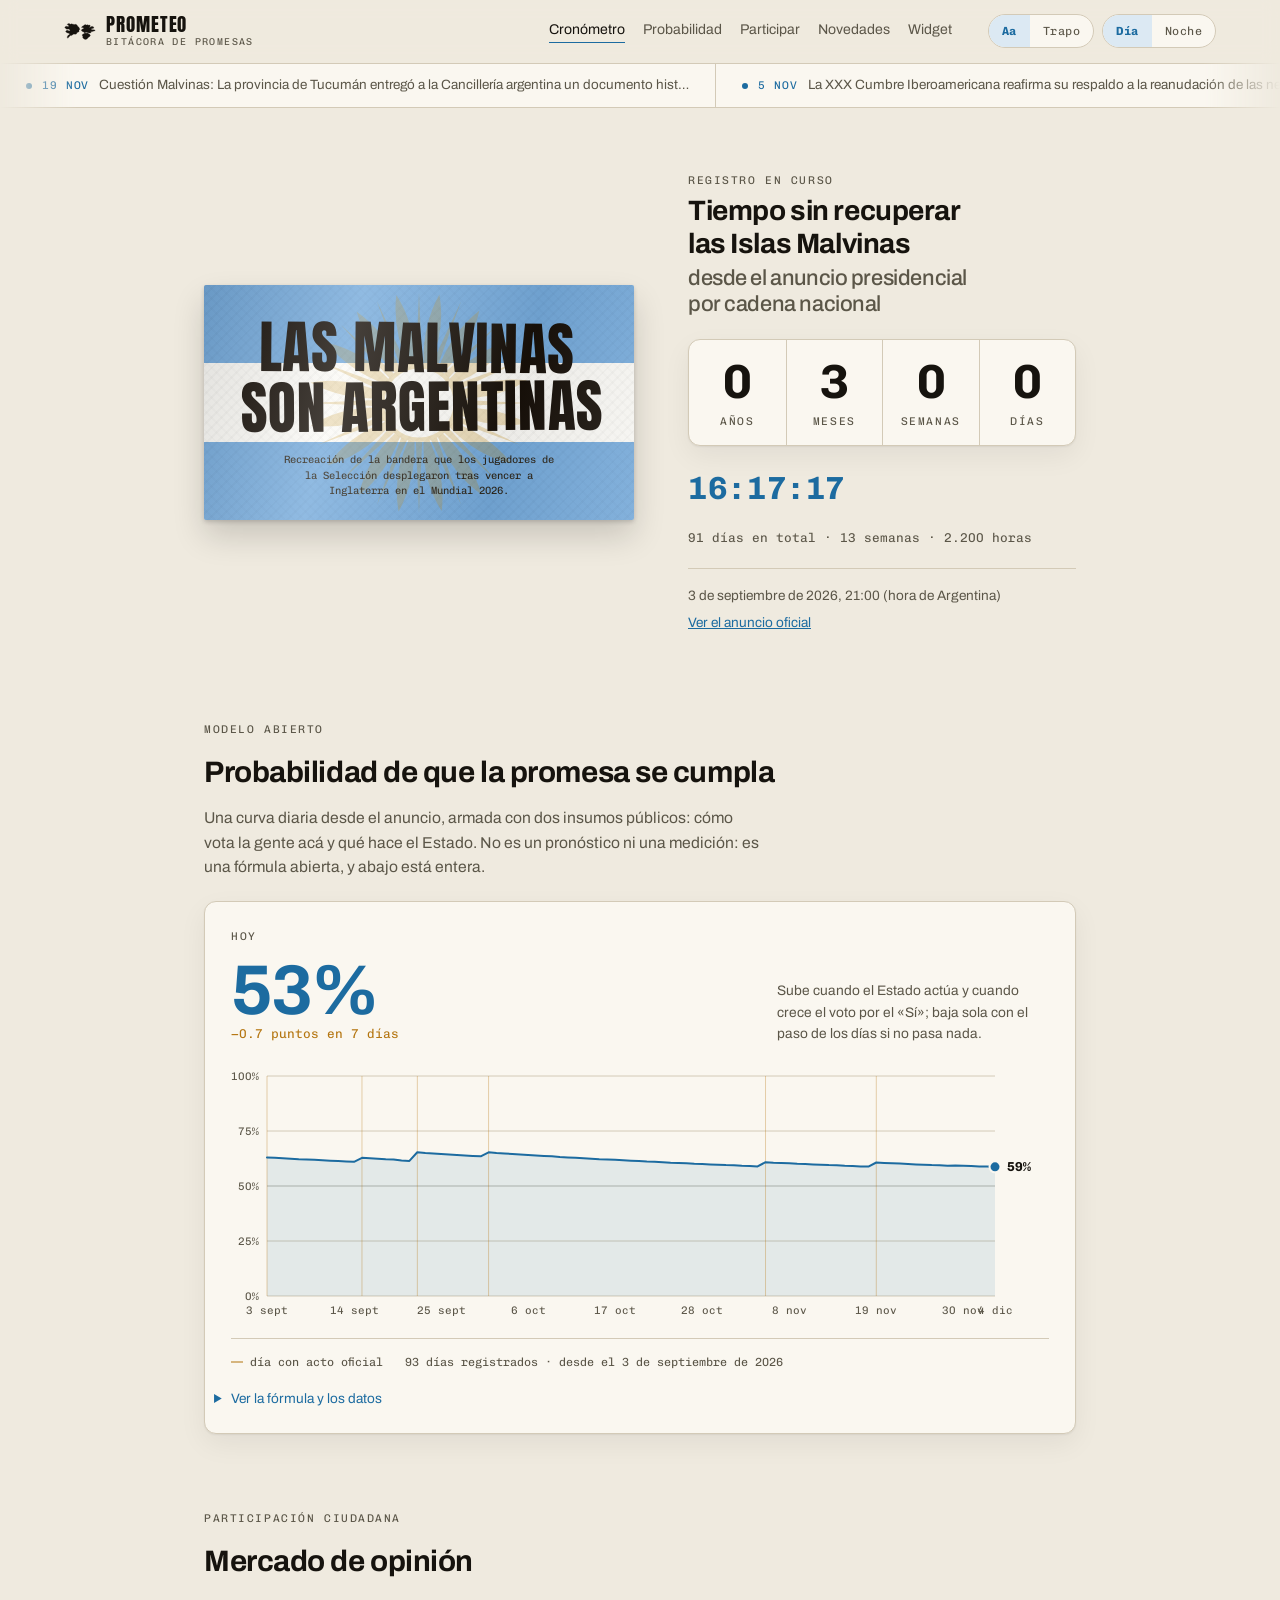
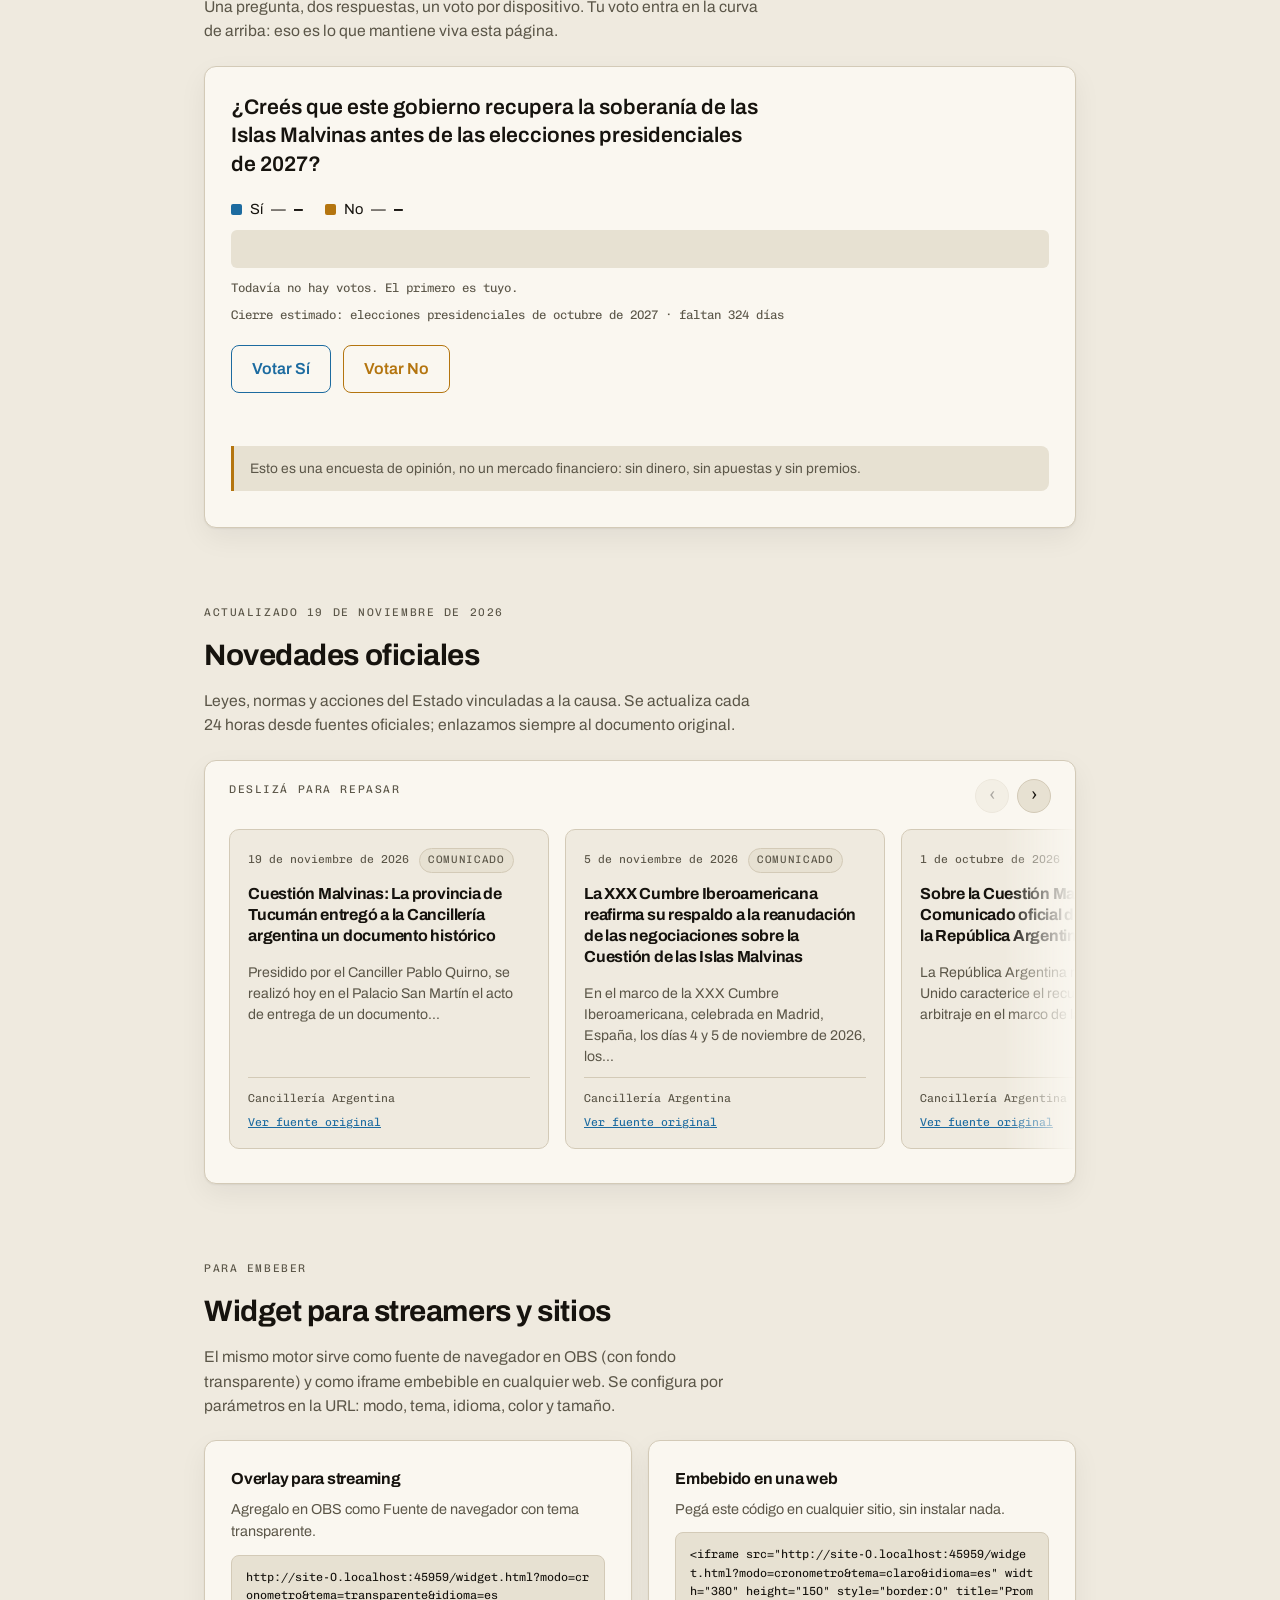
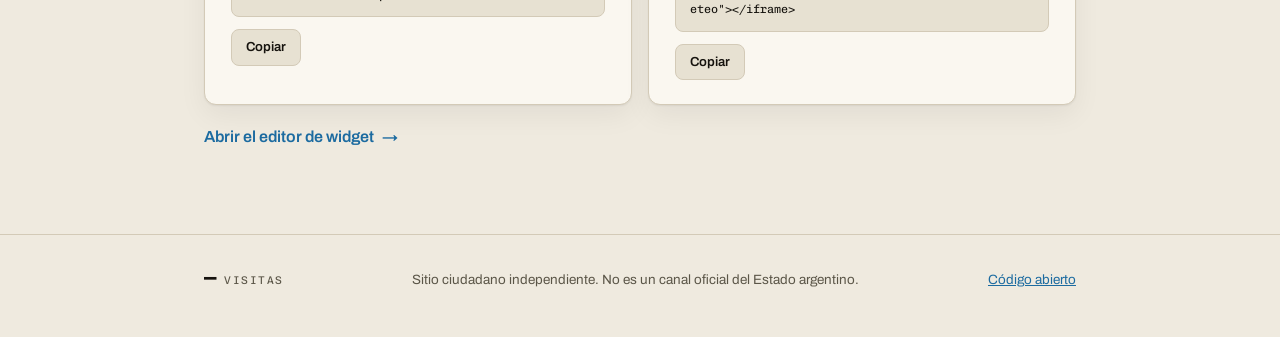
<file: index.html>
<!DOCTYPE html>
<html lang="es">
<head>
<meta charset="utf-8">
<meta name="viewport" content="width=device-width, initial-scale=1">
<title>Prometeo · Bitácora de promesas</title>
<meta name="description" content="Prometeo cuenta el tiempo desde el anuncio presidencial sobre las Islas Malvinas, reúne las novedades oficiales y sigue día a día la probabilidad de que la promesa se cumpla.">
<meta name="color-scheme" content="light dark">
<link rel="icon" href="assets/favicon.svg" type="image/svg+xml">
<link rel="preconnect" href="https://fonts.googleapis.com">
<link rel="preconnect" href="https://fonts.gstatic.com" crossorigin>
<link rel="stylesheet" href="https://fonts.googleapis.com/css2?family=Anton&family=Archivo:wght@400;500;600;700&family=Chivo+Mono:wght@400;500;700&display=swap">
<link rel="stylesheet" href="assets/css/base.css">
<link rel="stylesheet" href="assets/css/site.css">
<script>
/* Tema, tipografía y marca de JS antes del primer pintado: si esto esperara a
   los scripts del final, la página parpadearía en claro y luego saltaría. */
(function (d) {
  d.documentElement.classList.add("js");
  try {
    var t = localStorage.getItem("bm:tema");
    if (t) d.documentElement.dataset.theme = t;
    var f = localStorage.getItem("bm:tipografia");
    d.documentElement.dataset.tipografia = f === "bandera" ? "bandera" : "original";
  } catch (e) { /* modo privado */ }
})(document);
</script>
</head>
<body>

<div class="barra-progreso" id="progreso" aria-hidden="true"></div>

<a class="saltar" href="#contenido" data-i18n="saltar">Ir al contenido</a>

<header class="topbar" id="topbar">
  <a class="marca" href="./">
    <span class="marca-logo" aria-hidden="true"></span>
    <span class="marca-texto">
      <span class="marca-nombre" data-i18n="marca.nombre">Prometeo</span>
      <span class="marca-bajada" data-i18n="marca.bajada">Bitácora de promesas</span>
    </span>
  </a>

  <nav data-i18n-attr="aria-label:nav.etiqueta" aria-label="Secciones del sitio">
    <a href="#cronometro" data-i18n="nav.cronometro">Cronómetro</a>
    <a href="#probabilidad" data-i18n="nav.probabilidad">Probabilidad</a>
    <a href="#mercado" data-i18n="nav.mercado">Participar</a>
    <a href="#novedades" data-i18n="nav.novedades">Novedades</a>
    <a href="#widget" data-i18n="nav.widget">Widget</a>
  </nav>

  <div class="controles">
    <div class="pastilla" role="group" data-i18n-attr="aria-label:control.tipografia" aria-label="Cambiar la tipografía de la página">
      <button type="button" data-tipografia="original" aria-pressed="true" data-i18n="control.tipoOriginal">Aa</button>
      <button type="button" data-tipografia="bandera" aria-pressed="false" data-i18n="control.tipoBandera">Trapo</button>
    </div>
    <div class="pastilla" role="group" data-i18n-attr="aria-label:control.tema" aria-label="Cambiar entre modo día y noche">
      <button type="button" data-tema="claro" aria-pressed="true" data-i18n="control.dia">Día</button>
      <button type="button" data-tema="oscuro" aria-pressed="false" data-i18n="control.noche">Noche</button>
    </div>
  </div>
</header>

<div class="cinta" id="cinta" hidden>
  <div class="cinta-pista" id="cinta-pista"></div>
</div>

<main id="contenido" class="envoltorio">

  <section class="hero" id="cronometro">
    <figure class="bandera" data-revelar>
      <span class="trazo" data-i18n="banner.linea1">Las Malvinas</span>
      <span class="trazo" data-i18n="banner.linea2">son argentinas</span>
      <figcaption class="pie-tela" data-i18n="banner.pie">Recreación de la bandera que los jugadores de la Selección desplegaron tras vencer a Inglaterra en el Mundial 2026.</figcaption>
    </figure>

    <div data-revelar>
      <p class="etiqueta hero-kicker" data-i18n="hero.eyebrow">Registro en curso</p>
      <h1>
        <span data-i18n="hero.kicker">Tiempo sin recuperar las Islas Malvinas</span>
        <span class="desde" data-i18n="hero.desde">desde el anuncio presidencial por cadena nacional</span>
      </h1>

      <div class="tiles">
        <div class="tile"><span class="cifra" id="u-anios">0</span><span class="etiqueta" id="l-anios">años</span></div>
        <div class="tile"><span class="cifra" id="u-meses">0</span><span class="etiqueta" id="l-meses">meses</span></div>
        <div class="tile"><span class="cifra" id="u-semanas">0</span><span class="etiqueta" id="l-semanas">semanas</span></div>
        <div class="tile"><span class="cifra" id="u-dias">0</span><span class="etiqueta" id="l-dias">días</span></div>
      </div>

      <div class="reloj-fila">
        <span id="reloj" data-i18n-attr="aria-label:hero.relojEtiqueta" aria-label="Horas, minutos y segundos transcurridos">00:00:00</span>
        <span id="resumen-tiempo"></span>
      </div>

      <div class="ancla-nota">
        <span data-i18n="hero.ancla">3 de septiembre de 2026, 21:00 (hora de Argentina)</span>
        <a href="https://www.argentina.gob.ar/noticias/cadena-nacional-del-presidente-javier-milei-sobre-la-causa-malvinas" target="_blank" rel="noopener noreferrer" data-i18n="hero.fuente">Ver el anuncio oficial</a>
      </div>
    </div>
  </section>

  <section class="seccion" id="probabilidad" data-revelar>
    <div class="seccion-cabecera">
      <p class="etiqueta" data-i18n="prob.eyebrow">Modelo abierto</p>
      <h2 data-i18n="prob.titulo">Probabilidad de que la promesa se cumpla</h2>
      <p class="seccion-bajada" data-i18n="prob.bajada">Una curva diaria desde el anuncio, armada con dos insumos públicos: cómo vota la gente acá y qué hace el Estado. No es un pronóstico ni una medición: es una fórmula abierta, y abajo está entera.</p>
    </div>

    <div class="tarjeta">
      <div class="prob-cabecera">
        <div>
          <p class="etiqueta" data-i18n="prob.hoy">Hoy</p>
          <span class="prob-cifra" id="prob-actual">—</span>
          <p class="prob-delta" id="prob-delta"></p>
        </div>
        <p class="prob-nota" data-i18n="prob.nota">Sube cuando el Estado actúa y cuando crece el voto por el «Sí»; baja sola con el paso de los días si no pasa nada.</p>
      </div>

      <div class="g-caja" id="curva"></div>

      <div class="prob-pie">
        <span class="clave"><i class="raya-hito" aria-hidden="true"></i><span data-i18n="prob.hito">día con acto oficial</span></span>
        <span id="prob-rango"></span>
      </div>

      <details class="desplegable">
        <summary data-i18n="prob.verDatos">Ver la fórmula y los datos</summary>

        <div class="formula">
          <p data-i18n="prob.formulaIntro">El número no se mide: se calcula. Estos son todos sus ingredientes, y los parámetros se editan en <code>data/config.js</code>.</p>
          <code id="prob-formula"></code>
          <p data-i18n="prob.formulaPie">Cada novedad oficial empuja según su tipo —una ley pesa más que un comunicado— y se apaga a la mitad cada 45 días. El voto recién manda sobre el resultado cuando hay suficientes votos como para no ser ruido.</p>
        </div>

        <div class="tabla-envoltorio">
          <table class="tabla-datos" id="tabla-prob">
            <caption class="saltar" data-i18n="prob.tablaTitulo">Serie diaria de probabilidad</caption>
            <thead>
              <tr>
                <th scope="col" data-i18n="prob.colFecha">Fecha</th>
                <th scope="col" data-i18n="prob.colProb">Probabilidad</th>
                <th scope="col" data-i18n="prob.colBase">Voto</th>
                <th scope="col" data-i18n="prob.colImpulso">Novedades</th>
                <th scope="col" data-i18n="prob.colVotos">Votos</th>
              </tr>
            </thead>
            <tbody id="tabla-prob-cuerpo"></tbody>
          </table>
        </div>
      </details>
    </div>
  </section>

  <section class="seccion" id="mercado" data-revelar>
    <div class="seccion-cabecera">
      <p class="etiqueta" data-i18n="mercado.eyebrow">Participación ciudadana</p>
      <h2 data-i18n="mercado.titulo">Mercado de opinión</h2>
      <p class="seccion-bajada" data-i18n="mercado.bajada">Una pregunta, dos respuestas, un voto por dispositivo. Tu voto entra en la curva de arriba: eso es lo que mantiene viva esta página.</p>
    </div>

    <div class="tarjeta">
      <p class="pregunta" data-i18n="mercado.pregunta">¿Creés que este gobierno recupera la soberanía de las Islas Malvinas antes de las elecciones presidenciales de 2027?</p>

      <div class="leyenda">
        <span class="par"><i class="punto si"></i><span data-i18n="mercado.si">Sí</span> — <b class="cifra" id="pct-si">50%</b></span>
        <span class="par"><i class="punto no"></i><span data-i18n="mercado.no">No</span> — <b class="cifra" id="pct-no">50%</b></span>
      </div>

      <div class="grafico" id="grafico-mercado" role="img" aria-label="Resultado de la votación">
        <div class="segmento si" id="barra-si" style="width:50%"></div>
        <div class="segmento no" id="barra-no" style="width:50%"></div>
      </div>

      <div class="votos-meta">
        <span id="votos-total"></span>
        <span id="mercado-cierre"></span>
        <span class="chip chip-local" data-local hidden data-i18n="mercado.local">modo local</span>
      </div>

      <div class="acciones">
        <button type="button" class="boton voto-si" id="btn-si" aria-pressed="false" data-i18n="mercado.votarSi">Votar Sí</button>
        <button type="button" class="boton voto-no" id="btn-no" aria-pressed="false" data-i18n="mercado.votarNo">Votar No</button>
      </div>

      <p id="mercado-estado" role="status" aria-live="polite"></p>

      <p class="aviso" data-i18n="mercado.aviso">Esto es una encuesta de opinión, no un mercado financiero: sin dinero, sin apuestas y sin premios.</p>
      <p class="votos-meta" data-local hidden><span data-i18n="mercado.localAyuda">No hay contador compartido configurado: los votos se guardan sólo en este navegador.</span></p>
    </div>
  </section>

  <section class="seccion" id="novedades" data-revelar>
    <div class="seccion-cabecera">
      <p class="etiqueta" id="sello-actualizado"></p>
      <h2 data-i18n="novedades.titulo">Novedades oficiales</h2>
      <p class="seccion-bajada" data-i18n="novedades.bajada">Leyes, normas y acciones del Estado vinculadas a la causa. Se actualiza cada 24 horas desde fuentes oficiales; enlazamos siempre al documento original.</p>
    </div>
    <div class="tarjeta carrusel">
      <div class="carrusel-barra">
        <p class="etiqueta" data-i18n="novedades.repasar">Deslizá para repasar</p>
        <div class="carrusel-flechas">
          <button type="button" class="flecha" id="nov-anterior" hidden
                  data-i18n-attr="aria-label:novedades.anterior" aria-label="Novedad anterior">
            <span aria-hidden="true">&#8249;</span>
          </button>
          <button type="button" class="flecha" id="nov-siguiente" hidden
                  data-i18n-attr="aria-label:novedades.siguiente" aria-label="Novedad siguiente">
            <span aria-hidden="true">&#8250;</span>
          </button>
        </div>
      </div>

      <ul class="tira" id="lista-novedades" role="group"
          data-i18n-attr="aria-label:novedades.tira" aria-label="Novedades oficiales, lista horizontal"></ul>
    </div>
  </section>

  <section class="seccion" id="widget" data-revelar>
    <div class="seccion-cabecera">
      <p class="etiqueta" data-i18n="widget.eyebrow">Para embeber</p>
      <h2 data-i18n="widget.titulo">Widget para streamers y sitios</h2>
      <p class="seccion-bajada" data-i18n="widget.bajada">El mismo motor sirve como fuente de navegador en OBS (con fondo transparente) y como iframe embebible en cualquier web. Se configura por parámetros en la URL: modo, tema, idioma, color y tamaño.</p>
    </div>

    <div class="rejilla-widget">
      <div class="tarjeta">
        <h3 data-i18n="widget.obs">Overlay para streaming</h3>
        <p class="detalle" data-i18n="widget.obsDetalle">Agregalo en OBS como Fuente de navegador con tema transparente.</p>
        <code class="snippet" id="snippet-obs"></code>
        <div class="fila-copiar">
          <button type="button" class="boton chico" data-copiar="#snippet-obs" data-i18n="widget.copiar">Copiar</button>
        </div>
      </div>

      <div class="tarjeta">
        <h3 data-i18n="widget.web">Embebido en una web</h3>
        <p class="detalle" data-i18n="widget.webDetalle">Pegá este código en cualquier sitio, sin instalar nada.</p>
        <code class="snippet" id="snippet-web"></code>
        <div class="fila-copiar">
          <button type="button" class="boton chico" data-copiar="#snippet-web" data-i18n="widget.copiar">Copiar</button>
        </div>
      </div>
    </div>

    <a class="cta" href="widget-builder.html" data-i18n="widget.cta">Abrir el editor de widget</a>
  </section>

</main>

<footer>
  <div class="envoltorio pie-fila">
    <span class="odometro">
      <span id="contador-visitas">—</span>
      <span class="etiqueta" data-i18n="pie.visitas">visitas</span>
      <span class="chip chip-local" data-local hidden data-i18n="mercado.local">modo local</span>
    </span>
    <span data-i18n="pie.aviso">Sitio ciudadano independiente. No es un canal oficial del Estado argentino.</span>
    <a href="https://github.com/Proferis/malvinas-argentinas" target="_blank" rel="noopener noreferrer" data-i18n="pie.codigo">Código abierto</a>
  </div>
</footer>

<script src="data/config.js"></script>
<script src="data/novedades.js"></script>
<script src="data/historial.js"></script>
<script src="assets/js/i18n.js"></script>
<script src="assets/js/theme.js"></script>
<script src="assets/js/tipografia.js"></script>
<script src="assets/js/tiempo.js"></script>
<script src="assets/js/contador.js"></script>
<script src="assets/js/mercado.js"></script>
<script src="assets/js/novedades.js"></script>
<script src="assets/js/modelo.js"></script>
<script src="assets/js/grafico.js"></script>
<script src="assets/js/animaciones.js"></script>
<script src="assets/js/main.js"></script>
</body>
</html>
</file>
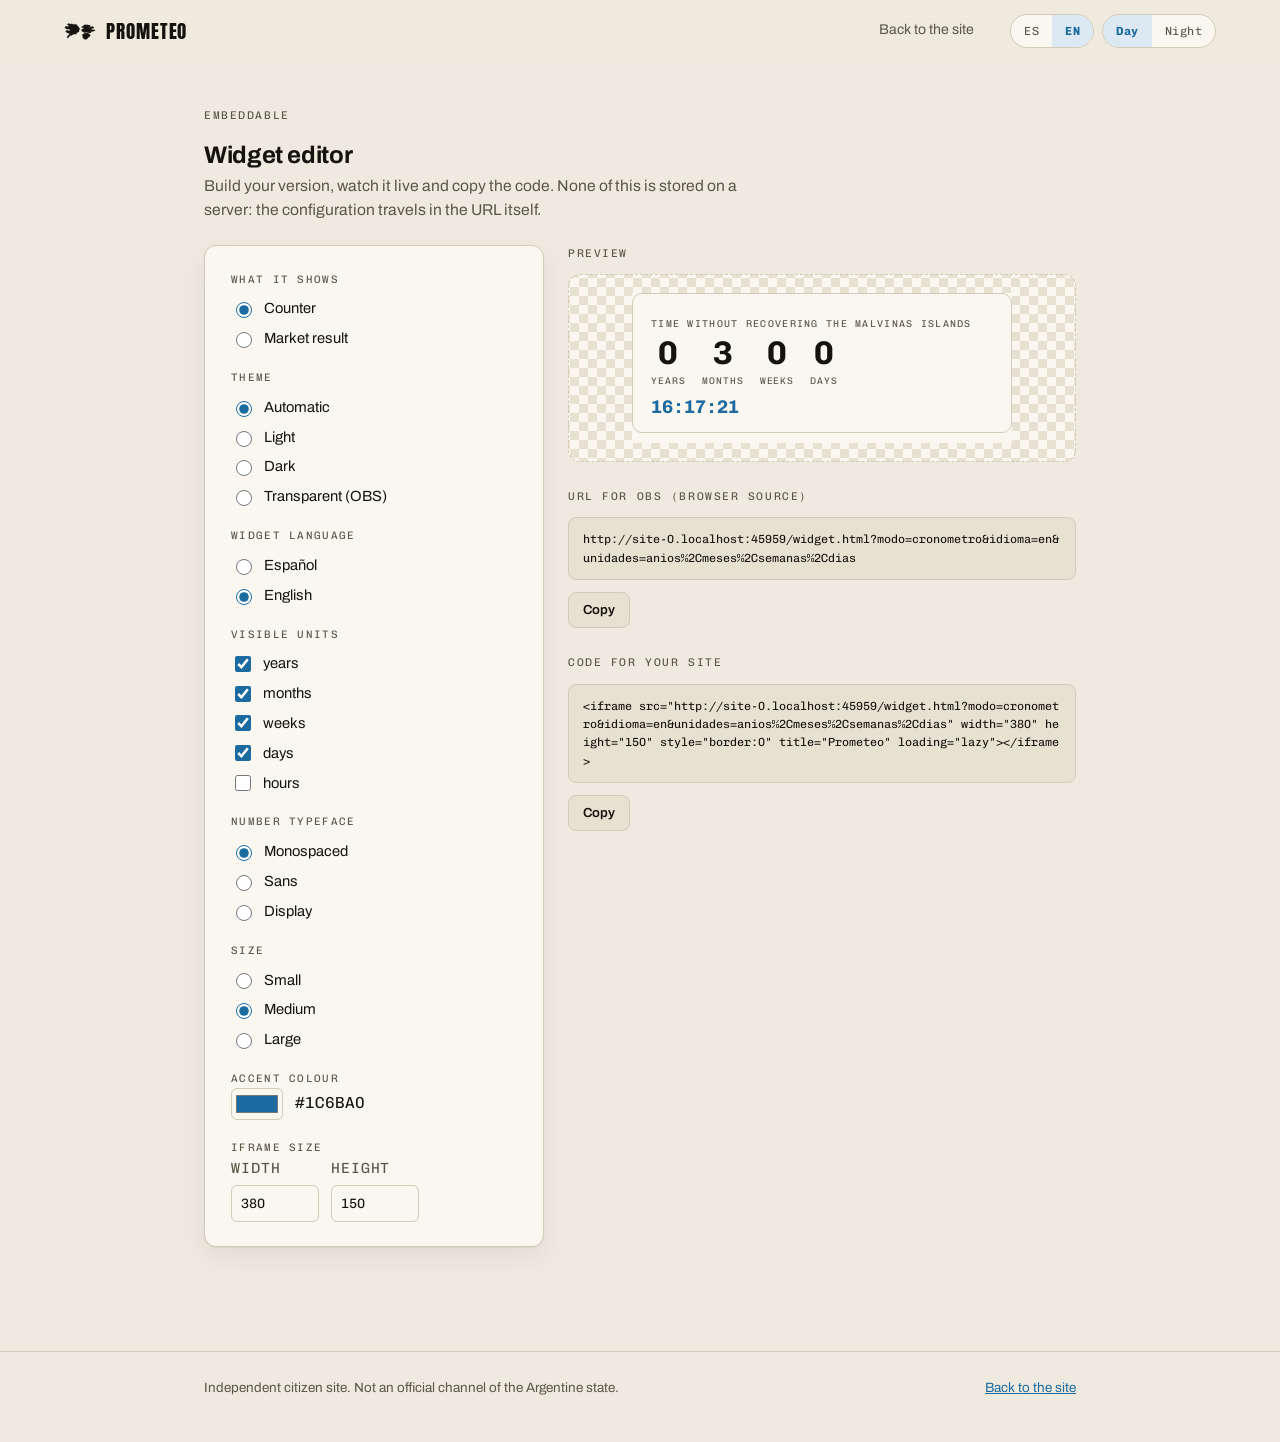
<file: widget-builder.html>
<!DOCTYPE html>
<html lang="es">
<head>
<meta charset="utf-8">
<meta name="viewport" content="width=device-width, initial-scale=1">
<title>Editor de widget · Prometeo</title>
<meta name="description" content="Configurá el widget de Prometeo para OBS o para embeber en cualquier sitio.">
<meta name="color-scheme" content="light dark">
<link rel="icon" href="assets/favicon.svg" type="image/svg+xml">
<link rel="preconnect" href="https://fonts.googleapis.com">
<link rel="preconnect" href="https://fonts.gstatic.com" crossorigin>
<link rel="stylesheet" href="https://fonts.googleapis.com/css2?family=Anton&family=Archivo:wght@400;500;600;700&family=Chivo+Mono:wght@400;500;700&display=swap">
<link rel="stylesheet" href="assets/css/base.css">
<link rel="stylesheet" href="assets/css/site.css">
<link rel="stylesheet" href="assets/css/builder.css">
<script>
(function (d) {
  d.documentElement.classList.add("js");
  try {
    var t = localStorage.getItem("bm:tema");
    if (t) d.documentElement.dataset.theme = t;
    var f = localStorage.getItem("bm:tipografia");
    d.documentElement.dataset.tipografia = f === "bandera" ? "bandera" : "original";
  } catch (e) { /* modo privado */ }
})(document);
</script>
</head>
<body>

<a class="saltar" href="#contenido" data-i18n="saltar">Ir al contenido</a>

<header class="topbar">
  <a class="marca" href="./">
    <span class="marca-logo" aria-hidden="true"></span>
    <span class="marca-nombre" data-i18n="marca.nombre">Prometeo</span>
  </a>
  <nav><a href="./" data-i18n="builder.volver">Volver al sitio</a></nav>
  <div class="controles">
    <div class="pastilla" role="group" data-i18n-attr="aria-label:control.idioma" aria-label="Cambiar idioma">
      <button type="button" data-idioma="es" aria-pressed="true">ES</button>
      <button type="button" data-idioma="en" aria-pressed="false">EN</button>
    </div>
    <div class="pastilla" role="group" data-i18n-attr="aria-label:control.tema" aria-label="Cambiar entre modo día y noche">
      <button type="button" data-tema="claro" aria-pressed="true" data-i18n="control.dia">Día</button>
      <button type="button" data-tema="oscuro" aria-pressed="false" data-i18n="control.noche">Noche</button>
    </div>
  </div>
</header>

<main id="contenido" class="envoltorio">
  <div class="seccion-cabecera" style="padding-top:44px">
    <p class="etiqueta" data-i18n="widget.eyebrow">Para embeber</p>
    <h2 data-i18n="builder.titulo">Editor de widget</h2>
    <p class="seccion-bajada" data-i18n="builder.bajada">Armá tu versión, mirala en vivo y copiá el código. Nada de esto se guarda en ningún servidor: la configuración viaja en la propia URL.</p>
  </div>

  <div class="editor">
    <form class="panel tarjeta" id="form-widget">
      <fieldset>
        <legend data-i18n="builder.modo">Qué muestra</legend>
        <label><input type="radio" name="modo" value="cronometro" checked> <span data-i18n="builder.modo.cronometro">Cronómetro</span></label>
        <label><input type="radio" name="modo" value="mercado"> <span data-i18n="builder.modo.mercado">Resultado del mercado</span></label>
      </fieldset>

      <fieldset>
        <legend data-i18n="builder.tema">Tema</legend>
        <label><input type="radio" name="tema" value="auto" checked> <span data-i18n="builder.tema.auto">Automático</span></label>
        <label><input type="radio" name="tema" value="claro"> <span data-i18n="builder.tema.claro">Claro</span></label>
        <label><input type="radio" name="tema" value="oscuro"> <span data-i18n="builder.tema.oscuro">Oscuro</span></label>
        <label><input type="radio" name="tema" value="transparente"> <span data-i18n="builder.tema.transparente">Transparente (OBS)</span></label>
      </fieldset>

      <fieldset>
        <legend data-i18n="builder.idioma">Idioma del widget</legend>
        <label><input type="radio" name="idioma" value="es" checked> Español</label>
        <label><input type="radio" name="idioma" value="en"> English</label>
      </fieldset>

      <fieldset id="grupo-unidades">
        <legend data-i18n="builder.unidades">Unidades visibles</legend>
        <label><input type="checkbox" name="unidades" value="anios" checked> <span data-i18n="unidad.anios">años</span></label>
        <label><input type="checkbox" name="unidades" value="meses" checked> <span data-i18n="unidad.meses">meses</span></label>
        <label><input type="checkbox" name="unidades" value="semanas" checked> <span data-i18n="unidad.semanas">semanas</span></label>
        <label><input type="checkbox" name="unidades" value="dias" checked> <span data-i18n="unidad.dias">días</span></label>
        <label><input type="checkbox" name="unidades" value="horas"> <span data-i18n="unidad.horas">horas</span></label>
      </fieldset>

      <fieldset>
        <legend data-i18n="builder.fuente">Tipografía de las cifras</legend>
        <label><input type="radio" name="fuente" value="mono" checked> <span data-i18n="builder.fuente.mono">Monoespaciada</span></label>
        <label><input type="radio" name="fuente" value="sans"> <span data-i18n="builder.fuente.sans">Sans</span></label>
        <label><input type="radio" name="fuente" value="display"> <span data-i18n="builder.fuente.display">Display</span></label>
      </fieldset>

      <fieldset>
        <legend data-i18n="builder.tamano">Tamaño</legend>
        <label><input type="radio" name="tamano" value="s"> <span data-i18n="builder.tamano.s">Chico</span></label>
        <label><input type="radio" name="tamano" value="m" checked> <span data-i18n="builder.tamano.m">Medio</span></label>
        <label><input type="radio" name="tamano" value="l"> <span data-i18n="builder.tamano.l">Grande</span></label>
      </fieldset>

      <fieldset class="fila">
        <legend data-i18n="builder.acento">Color de acento</legend>
        <input type="color" name="acento" value="#1C6BA0" aria-label="Color de acento">
        <output id="valor-acento" class="mono">#1C6BA0</output>
      </fieldset>

      <fieldset class="fila">
        <legend data-i18n="builder.medidas">Medidas del iframe</legend>
        <label class="medida"><span data-i18n="builder.ancho">Ancho</span> <input type="number" name="ancho" value="380" min="160" max="1200" step="10"></label>
        <label class="medida"><span data-i18n="builder.alto">Alto</span> <input type="number" name="alto" value="150" min="80" max="800" step="10"></label>
      </fieldset>
    </form>

    <div class="panel">
      <p class="etiqueta" data-i18n="builder.vista">Vista previa</p>
      <div class="marco-vista" id="marco-vista">
        <iframe id="vista" title="Vista previa del widget" src="widget.html"></iframe>
      </div>

      <p class="etiqueta separador" data-i18n="builder.urlObs">URL para OBS (Fuente de navegador)</p>
      <code class="snippet" id="salida-url"></code>
      <div class="fila-copiar">
        <button type="button" class="boton chico" data-copiar="#salida-url" data-i18n="widget.copiar">Copiar</button>
      </div>

      <p class="etiqueta separador" data-i18n="builder.snippet">Código para tu web</p>
      <code class="snippet" id="salida-iframe"></code>
      <div class="fila-copiar">
        <button type="button" class="boton chico" data-copiar="#salida-iframe" data-i18n="widget.copiar">Copiar</button>
      </div>
    </div>
  </div>
</main>

<footer>
  <div class="envoltorio pie-fila">
    <span data-i18n="pie.aviso">Sitio ciudadano independiente. No es un canal oficial del Estado argentino.</span>
    <a href="./" data-i18n="builder.volver">Volver al sitio</a>
  </div>
</footer>

<script src="data/config.js"></script>
<script src="assets/js/i18n.js"></script>
<script src="assets/js/theme.js"></script>
<script src="assets/js/builder.js"></script>
</body>
</html>
</file>
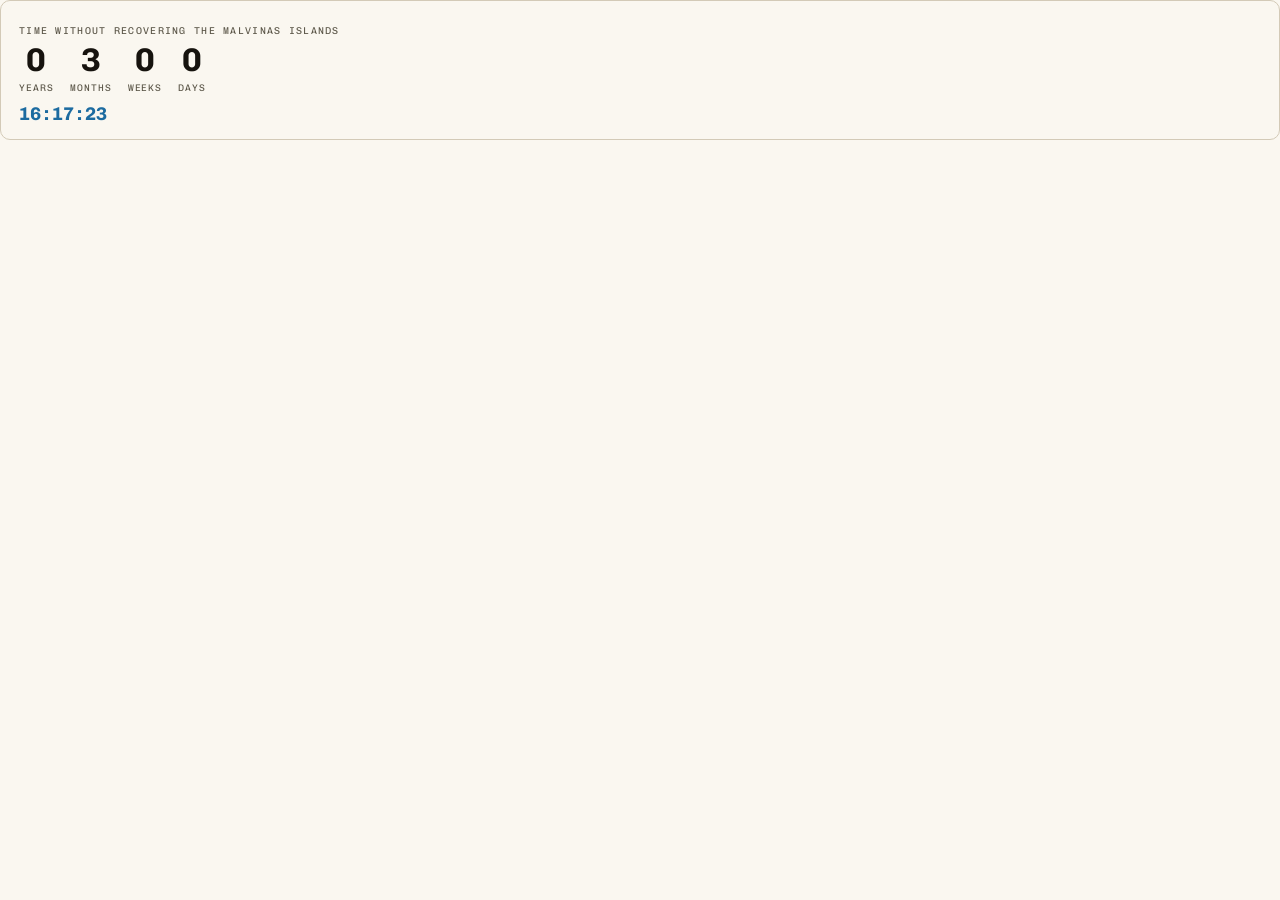
<file: widget.html>
<!DOCTYPE html>
<html lang="es" data-tema="claro">
<head>
<meta charset="utf-8">
<meta name="viewport" content="width=device-width, initial-scale=1">
<title>Widget · Prometeo</title>
<meta name="robots" content="noindex">
<link rel="icon" href="assets/favicon.svg" type="image/svg+xml">
<link rel="preconnect" href="https://fonts.googleapis.com">
<link rel="preconnect" href="https://fonts.gstatic.com" crossorigin>
<link rel="stylesheet" href="https://fonts.googleapis.com/css2?family=Anton&family=Archivo:wght@400;500;600;700&family=Chivo+Mono:wght@400;500;700&display=swap">
<link rel="stylesheet" href="assets/css/widget.css">
</head>
<body>

<div class="marco" id="marco">
  <p class="w-kicker" id="w-kicker"></p>

  <div id="bloque-cronometro" hidden>
    <div class="w-unidades" id="w-unidades"></div>
    <div class="w-reloj" id="w-reloj">00:00:00</div>
  </div>

  <div id="bloque-mercado" hidden>
    <p class="w-pregunta" id="w-pregunta"></p>
    <div class="w-leyenda">
      <span class="par"><i class="w-punto si"></i><span id="w-et-si">Sí</span> <b id="w-pct-si">50%</b></span>
      <span class="par"><i class="w-punto no"></i><span id="w-et-no">No</span> <b id="w-pct-no">50%</b></span>
    </div>
    <div class="w-grafico" id="w-grafico" role="img">
      <div class="seg si" id="w-barra-si" style="width:50%"></div>
      <div class="seg no" id="w-barra-no" style="width:50%"></div>
    </div>
    <p class="w-pie" id="w-pie"></p>
  </div>
</div>

<script src="data/config.js"></script>
<script src="assets/js/i18n.js"></script>
<script src="assets/js/tiempo.js"></script>
<script src="assets/js/contador.js"></script>
<script src="assets/js/mercado.js"></script>
<script src="assets/js/widget.js"></script>
</body>
</html>
</file>
<file: assets/css/base.css>
/* ==========================================================================
   Tokens
   La paleta parte de la bandera: el celeste manda y el oro del Sol de Mayo
   hace de contrapunto, sobre la base de papel que ya tenía el sitio.
   Los pasos de --si y --no están validados contra su superficie (contraste y
   separación bajo daltonismo); si se tocan, hay que revalidarlos.
   ========================================================================== */

:root {
  --bg: #EFEADF;
  --surface: #FAF7F0;
  --surface-2: #E7E1D2;
  --ink: #16130E;
  --ink-muted: #5B5648;
  --line: #D3CAB7;

  --si: #1C6BA0;
  --no: #B4750F;
  --accent: #1C6BA0;
  --accent-suave: #DCE9F3;

  /* colores de la bandera: son del objeto, no del tema, y no cambian de noche */
  --celeste: #75AADB;
  --sol: #F6B40E;
  --tela: #FBFAF6;
  --tinta-trapo: #171009;

  --sombra: 0 1px 2px rgba(22, 19, 14, .06), 0 10px 28px rgba(22, 19, 14, .06);
  --sombra-tela: 0 2px 4px rgba(0, 0, 0, .16), 0 16px 32px rgba(0, 0, 0, .16);

  --fuente-texto: "Archivo", ui-sans-serif, system-ui, sans-serif;
  --fuente-mono: "Chivo Mono", ui-monospace, SFMono-Regular, Menlo, monospace;
  --fuente-display: "Anton", "Arial Narrow", sans-serif;

  --peso-titulo: 700;
  --peso-fuerte: 600;
  --interlinea: 1.55;
  --espaciado-texto: normal;
}

/* El modo noche se define una sola vez y se repite para el atributo, de manera
   que el botón gane tanto sobre "claro" como sobre "oscuro" del sistema. */
@media (prefers-color-scheme: dark) {
  :root:not([data-theme="claro"]) {
    --bg: #14120E;
    --surface: #1D1A15;
    --surface-2: #262119;
    --ink: #F0EADD;
    --ink-muted: #A79E8C;
    --line: #37311F;

    --si: #3F93DC;
    --no: #BC8218;
    --accent: #7FB4E4;
    --accent-suave: #17303F;

    --sombra: 0 1px 2px rgba(0, 0, 0, .4), 0 10px 28px rgba(0, 0, 0, .4);
    --sombra-tela: 0 2px 6px rgba(0, 0, 0, .55), 0 22px 44px rgba(0, 0, 0, .5);
  }
}

:root[data-theme="oscuro"] {
  --bg: #14120E;
  --surface: #1D1A15;
  --surface-2: #262119;
  --ink: #F0EADD;
  --ink-muted: #A79E8C;
  --line: #37311F;

  --si: #3F93DC;
  --no: #BC8218;
  --accent: #7FB4E4;
  --accent-suave: #17303F;

  --sombra: 0 1px 2px rgba(0, 0, 0, .4), 0 10px 28px rgba(0, 0, 0, .4);
  --sombra-tela: 0 2px 6px rgba(0, 0, 0, .55), 0 22px 44px rgba(0, 0, 0, .5);
}

/* Modo "letra de la bandera": toda la página pasa a la display del trapo.
   Anton no tiene versal ni negrita reales, así que se baja el peso —para que
   el navegador no invente una negrita— y se abre el interletrado y la
   interlínea, que es lo que hace legible un párrafo en una tipografía de
   cartel. Es opt-in: nunca se activa sola. */
:root[data-tipografia="bandera"] {
  --fuente-texto: var(--fuente-display);
  --fuente-mono: var(--fuente-display);
  --peso-titulo: 400;
  --peso-fuerte: 400;
  --interlinea: 1.7;
  --espaciado-texto: .022em;
}

* { box-sizing: border-box; }

/* las reglas de clase con display ganan sobre el estilo de agente de usuario
   de [hidden], así que hay que reforzarlo */
[hidden] { display: none !important; }

html {
  -webkit-text-size-adjust: 100%;
  scroll-behavior: smooth;
}

body {
  margin: 0;
  background: var(--bg);
  color: var(--ink);
  font-family: var(--fuente-texto);
  font-size: 16px;
  line-height: var(--interlinea);
  letter-spacing: var(--espaciado-texto);
  -webkit-font-smoothing: antialiased;
}

h1, h2, h3 {
  margin: 0;
  font-family: var(--fuente-texto);
  font-weight: var(--peso-titulo);
  letter-spacing: -0.015em;
  text-wrap: balance;
}

:root[data-tipografia="bandera"] h1,
:root[data-tipografia="bandera"] h2,
:root[data-tipografia="bandera"] h3 { letter-spacing: .01em; }

p { margin: 0 0 12px; }
p:last-child { margin-bottom: 0; }

a { color: var(--accent); }

b, strong { font-weight: var(--peso-fuerte); }

:focus-visible {
  outline: 2px solid var(--accent);
  outline-offset: 3px;
}

.mono, .cifra {
  font-family: var(--fuente-mono);
  font-variant-numeric: tabular-nums;
}

.saltar {
  position: absolute;
  left: -9999px;
  top: 8px;
  background: var(--surface);
  color: var(--ink);
  padding: 10px 16px;
  border: 1px solid var(--line);
  border-radius: 8px;
  z-index: 30;
}
.saltar:focus { left: 16px; }

.etiqueta {
  font-family: var(--fuente-mono);
  font-size: .7rem;
  letter-spacing: .14em;
  text-transform: uppercase;
  color: var(--ink-muted);
}

.chip {
  display: inline-block;
  font-family: var(--fuente-mono);
  font-size: .68rem;
  letter-spacing: .06em;
  text-transform: uppercase;
  padding: 3px 8px;
  border: 1px solid var(--line);
  border-radius: 99px;
  color: var(--ink-muted);
  background: var(--surface-2);
}

.chip-local {
  border-color: var(--no);
  color: var(--no);
  background: transparent;
}

/* --------------------------------------------------------------------------
   La bandera
   Se arma por capas para que las franjas queden siempre en tercios exactos y
   el sol siempre redondo, sea cual sea la proporción del recuadro: si el SVG
   trajera las franjas, estirarlo deformaría el sol.
   Es un objeto físico, así que conserva sus colores en los dos temas y sólo
   cambia la sombra que la levanta del fondo.
   -------------------------------------------------------------------------- */
.bandera {
  position: relative;
  margin: 0;
  padding: 34px 26px 22px;
  border-radius: 2px;
  color: var(--tinta-trapo);
  text-align: center;
  overflow: hidden;
  box-shadow: var(--sombra-tela);
  background-image:
    url("../img/sol.svg"),
    repeating-linear-gradient(135deg, rgba(0, 0, 0, .022) 0 2px, transparent 2px 7px),
    repeating-linear-gradient(45deg, rgba(0, 0, 0, .015) 0 2px, transparent 2px 7px),
    linear-gradient(to bottom,
      var(--celeste) 0 33.33%,
      var(--tela) 33.33% 66.66%,
      var(--celeste) 66.66% 100%);
  background-repeat: no-repeat, repeat, repeat, no-repeat;
  background-position: center, 0 0, 0 0, 0 0;
  background-size: min(56%, 230px) auto, auto, auto, 100% 100%;
}

/* el pliegue de la tela: una capa de luz que cruza en diagonal y respira */
.bandera::after {
  content: "";
  position: absolute;
  inset: 0;
  pointer-events: none;
  background: linear-gradient(105deg,
    rgba(0, 0, 0, .10) 0%, rgba(255, 255, 255, .20) 16%, rgba(0, 0, 0, .06) 34%,
    rgba(255, 255, 255, .16) 54%, rgba(0, 0, 0, .08) 74%, rgba(255, 255, 255, .12) 100%);
  background-size: 220% 100%;
  animation: ondear 9s ease-in-out infinite;
}

@keyframes ondear {
  0%, 100% { background-position: 0% 0; }
  50% { background-position: 100% 0; }
}

.bandera .trazo {
  position: relative;
  display: block;
  font-family: var(--fuente-display);
  font-weight: 400;
  text-transform: uppercase;
  line-height: 1.02;
  letter-spacing: .01em;
  font-size: clamp(1.9rem, 6.6vw, 3.6rem);
}

/* pintadas a mano: ninguna línea está del todo derecha */
.bandera .trazo:first-of-type { transform: rotate(.5deg) translateX(-2px); }
.bandera .trazo:last-of-type { transform: rotate(-.45deg) translateX(3px); }

.bandera .pie-tela {
  position: relative;
  margin: 16px auto 0;
  max-width: 46ch;
  font-family: var(--fuente-mono);
  font-size: .66rem;
  line-height: 1.45;
  letter-spacing: normal;
  color: #2A2317;
}

.boton {
  font: inherit;
  font-family: var(--fuente-texto);
  font-weight: var(--peso-fuerte);
  color: var(--ink);
  background: var(--surface-2);
  border: 1px solid var(--line);
  border-radius: 8px;
  padding: 11px 20px;
  cursor: pointer;
  transition: border-color .18s ease, background-color .18s ease,
              color .18s ease, transform .12s ease;
}

.boton:hover:not(:disabled) { border-color: var(--ink-muted); }
.boton:active:not(:disabled) { transform: translateY(1px); }
.boton:disabled { cursor: default; opacity: .65; }

.pastilla {
  display: inline-flex;
  border: 1px solid var(--line);
  border-radius: 99px;
  overflow: hidden;
  background: var(--surface);
}

.pastilla button {
  font: inherit;
  font-family: var(--fuente-mono);
  font-size: .74rem;
  letter-spacing: .04em;
  border: 0;
  background: transparent;
  color: var(--ink-muted);
  padding: 7px 13px;
  cursor: pointer;
  transition: background-color .18s ease, color .18s ease;
}

.pastilla button[aria-pressed="true"] {
  background: var(--accent-suave);
  color: var(--accent);
  font-weight: var(--peso-titulo);
}

/* Cada vez que una cifra del cronómetro cambia de valor, la nueva entra desde
   abajo. Es lo que hace visible el crecimiento cuando pasa un día, una semana o
   un mes, mucho después de que terminó el conteo de entrada. */
@keyframes rodarCifra {
  from { transform: translateY(38%); opacity: 0; }
  to { transform: none; opacity: 1; }
}

.cifra.rodando { animation: rodarCifra .42s cubic-bezier(.22, .68, .35, 1); }

/* --------------------------------------------------------------------------
   Aparición al scrollear
   El estado final se aplica con .revelado, que pone el JS. Si el JS no corre,
   nada se ve: por eso la clase de partida vive bajo .js, que se marca en el
   <html> antes de pintar.
   -------------------------------------------------------------------------- */
.js [data-revelar] {
  opacity: 0;
  transform: translateY(14px);
  transition: opacity .55s ease, transform .55s cubic-bezier(.22, .68, .35, 1);
}

.js [data-revelar].revelado {
  opacity: 1;
  transform: none;
}

/* --------------------------------------------------------------------------
   Menos movimiento
   Se apaga todo. Lo único que hay que devolver es una forma de leer la cinta
   de novedades, que sin animación queda quieta y cortada por el recuadro.
   -------------------------------------------------------------------------- */
@media (prefers-reduced-motion: reduce) {
  html { scroll-behavior: auto; }
  * { animation: none !important; transition: none !important; }
  .js [data-revelar] { opacity: 1; transform: none; }
  .cinta { overflow-x: auto; }
}
</file>
<file: assets/css/site.css>
/* ==========================================================================
   Barra superior y progreso
   ========================================================================== */

.barra-progreso {
  position: fixed;
  inset: 0 0 auto 0;
  height: 3px;
  z-index: 20;
  background: linear-gradient(90deg, var(--celeste), var(--accent));
  transform: scaleX(0);
  transform-origin: 0 50%;
  will-change: transform;
}

.topbar {
  position: sticky;
  top: 0;
  z-index: 10;
  display: flex;
  align-items: center;
  gap: 18px;
  padding: 14px max(20px, 5vw);
  background: color-mix(in srgb, var(--bg) 88%, transparent);
  backdrop-filter: blur(8px);
  border-bottom: 1px solid transparent;
  transition: padding .22s ease, border-color .22s ease, box-shadow .22s ease;
}

.topbar.encogido {
  padding-top: 8px;
  padding-bottom: 8px;
  border-bottom-color: var(--line);
  box-shadow: 0 6px 20px rgba(0, 0, 0, .06);
}

.marca {
  display: flex;
  align-items: center;
  gap: 10px;
  color: var(--ink);
  text-decoration: none;
  white-space: nowrap;
}

/* la silueta se pinta con currentColor a través de una máscara, así sigue
   al tema y al foco sin duplicar el archivo en dos colores */
.marca-logo {
  flex: none;
  width: 32px;
  height: 18px;
  background: currentColor;
  -webkit-mask: url("../img/islas.svg") center / contain no-repeat;
  mask: url("../img/islas.svg") center / contain no-repeat;
  transition: transform .25s cubic-bezier(.22, .68, .35, 1);
}

.marca:hover .marca-logo { transform: translateY(-1px) scale(1.06); }

.marca-nombre {
  font-family: var(--fuente-display);
  font-weight: 400;
  font-size: 1.16rem;
  letter-spacing: .05em;
  text-transform: uppercase;
  line-height: 1;
}

.marca-bajada {
  font-family: var(--fuente-mono);
  font-size: .62rem;
  letter-spacing: .14em;
  text-transform: uppercase;
  color: var(--ink-muted);
  line-height: 1;
  margin-top: 3px;
}

.marca-texto { display: flex; flex-direction: column; }

.topbar nav {
  display: flex;
  gap: 18px;
  margin-left: auto;
}

.topbar nav a {
  position: relative;
  font-size: .88rem;
  color: var(--ink-muted);
  text-decoration: none;
  padding-bottom: 2px;
  transition: color .18s ease;
}

/* el subrayado crece desde la izquierda en vez de aparecer de golpe */
.topbar nav a::after {
  content: "";
  position: absolute;
  left: 0;
  bottom: 0;
  height: 1.5px;
  width: 100%;
  background: var(--accent);
  transform: scaleX(0);
  transform-origin: 0 50%;
  transition: transform .22s cubic-bezier(.22, .68, .35, 1);
}

.topbar nav a:hover { color: var(--ink); }
.topbar nav a:hover::after,
.topbar nav a.activo::after { transform: scaleX(1); }
.topbar nav a.activo { color: var(--ink); }

.controles {
  display: flex;
  gap: 8px;
  margin-left: 18px;
}

@media (max-width: 860px) {
  .topbar nav { display: none; }
  .controles { margin-left: auto; }
  .marca-bajada { display: none; }
}

.envoltorio {
  max-width: 1000px;
  margin: 0 auto;
  padding: 0 max(20px, 5vw);
}

/* ==========================================================================
   Cinta de novedades
   ========================================================================== */

.cinta {
  position: relative;
  overflow: hidden;
  border-block: 1px solid var(--line);
  background: var(--surface);
  /* los bordes se desvanecen para que la entrada y la salida no se corten en seco */
  -webkit-mask-image: linear-gradient(90deg, transparent, #000 6%, #000 94%, transparent);
  mask-image: linear-gradient(90deg, transparent, #000 6%, #000 94%, transparent);
}

.cinta-pista {
  display: flex;
  width: max-content;
  gap: 0;
  animation: correr var(--duracion, 40s) linear infinite;
}

@keyframes correr {
  from { transform: translateX(0); }
  to { transform: translateX(var(--recorrido, -50%)); }
}

.cinta:hover .cinta-pista,
.cinta:focus-within .cinta-pista { animation-play-state: paused; }

.cinta-item {
  display: flex;
  align-items: center;
  gap: 10px;
  padding: 11px 26px;
  font-size: .84rem;
  color: var(--ink-muted);
  text-decoration: none;
  white-space: nowrap;
  border-right: 1px solid var(--line);
  transition: color .18s ease, background-color .18s ease;
}

.cinta-item:hover { color: var(--ink); background: var(--surface-2); }

.cinta-fecha {
  font-family: var(--fuente-mono);
  font-size: .7rem;
  letter-spacing: .08em;
  text-transform: uppercase;
  color: var(--accent);
}

.cinta-punto {
  width: 6px;
  height: 6px;
  border-radius: 50%;
  background: var(--si);
  flex: none;
}

/* ==========================================================================
   Portada
   ========================================================================== */

.hero {
  display: grid;
  grid-template-columns: minmax(0, 1fr);
  gap: 44px;
  padding: 52px 0 12px;
}

@media (min-width: 900px) {
  .hero {
    grid-template-columns: minmax(0, 430px) minmax(0, 1fr);
    align-items: center;
    gap: 54px;
    padding-top: 64px;
  }
}

.hero-kicker { margin-bottom: 4px; }

.hero h1 {
  font-size: clamp(1.35rem, 2.6vw, 1.75rem);
  line-height: 1.2;
  margin-bottom: 22px;
  max-width: 22ch;
}

.hero h1 .desde {
  display: block;
  font-size: .78em;
  font-weight: 500;
  color: var(--ink-muted);
  margin-top: 4px;
}

.tiles {
  display: grid;
  grid-template-columns: repeat(4, 1fr);
  background: var(--surface);
  border: 1px solid var(--line);
  border-radius: 12px;
  box-shadow: var(--sombra);
  overflow: hidden;
}

.tile {
  padding: 18px 10px 15px;
  text-align: center;
  border-left: 1px solid var(--line);
}

.tile:first-child { border-left: 0; }

.tile .cifra {
  display: block;
  font-weight: var(--peso-titulo);
  font-size: clamp(1.9rem, 6vw, 3rem);
  line-height: 1;
  letter-spacing: -.02em;
}

.tile .etiqueta { display: block; margin-top: 7px; }

@media (max-width: 560px) {
  .tiles { grid-template-columns: repeat(2, 1fr); }
  .tile:nth-child(3) { border-left: 0; }
  .tile:nth-child(n+3) { border-top: 1px solid var(--line); }
}

.reloj-fila {
  display: flex;
  align-items: baseline;
  gap: 14px;
  margin-top: 18px;
  flex-wrap: wrap;
}

#reloj {
  font-family: var(--fuente-mono);
  font-variant-numeric: tabular-nums;
  font-weight: var(--peso-titulo);
  font-size: clamp(1.5rem, 4.4vw, 2rem);
  letter-spacing: .02em;
  color: var(--accent);
  /* la letra de la bandera no trae cifras de ancho fijo: sin un ancho mínimo,
     el reloj empujaría la línea entera cada segundo */
  min-width: 7ch;
  display: inline-block;
}

#resumen-tiempo {
  font-family: var(--fuente-mono);
  font-size: .8rem;
  color: var(--ink-muted);
}

.ancla-nota {
  margin-top: 20px;
  padding-top: 16px;
  border-top: 1px solid var(--line);
  font-size: .85rem;
  color: var(--ink-muted);
  display: flex;
  flex-wrap: wrap;
  gap: 6px 14px;
  align-items: baseline;
}

/* ==========================================================================
   Secciones
   ========================================================================== */

.seccion {
  padding: 76px 0 0;
  scroll-margin-top: 78px;
}

.seccion-cabecera { margin-bottom: 22px; }

.seccion h2 {
  font-size: clamp(1.4rem, 3vw, 1.85rem);
  margin: 6px 0 10px;
}

.seccion-bajada {
  color: var(--ink-muted);
  max-width: 62ch;
  font-size: .98rem;
}

.tarjeta {
  background: var(--surface);
  border: 1px solid var(--line);
  border-radius: 12px;
  box-shadow: var(--sombra);
  padding: 26px 26px 24px;
}

/* ==========================================================================
   Mercado de opinión
   ========================================================================== */

.pregunta {
  font-size: clamp(1.08rem, 2.3vw, 1.32rem);
  font-weight: var(--peso-fuerte);
  line-height: 1.35;
  max-width: 44ch;
  margin-bottom: 20px;
}

.leyenda {
  display: flex;
  gap: 22px;
  flex-wrap: wrap;
  margin-bottom: 9px;
  font-size: .92rem;
}

.leyenda .par { display: flex; align-items: center; gap: 8px; }

.punto {
  width: 11px;
  height: 11px;
  border-radius: 2px;
  display: inline-block;
  flex: none;
}

.punto.si { background: var(--si); }
.punto.no { background: var(--no); }

.leyenda .cifra { font-weight: var(--peso-titulo); }

.grafico {
  display: flex;
  gap: 2px;                      /* el separador es el fondo, no un borde */
  height: 38px;
  border-radius: 6px;
  overflow: hidden;
  background: var(--surface-2);
}

.grafico .segmento {
  height: 100%;
  transition: width .5s cubic-bezier(.22, .68, .35, 1);
}
.grafico .segmento.si { background: var(--si); }
.grafico .segmento.no { background: var(--no); }

.votos-meta {
  margin-top: 10px;
  font-family: var(--fuente-mono);
  font-size: .78rem;
  color: var(--ink-muted);
  display: flex;
  flex-wrap: wrap;
  gap: 8px 14px;
  align-items: center;
}

.acciones {
  display: flex;
  gap: 12px;
  margin-top: 20px;
  flex-wrap: wrap;
}

.boton.voto-si { border-color: var(--si); color: var(--si); background: transparent; }
.boton.voto-no { border-color: var(--no); color: var(--no); background: transparent; }
.boton.voto-si:hover:not(:disabled) { background: var(--accent-suave); }
.boton.voto-no:hover:not(:disabled) { background: color-mix(in srgb, var(--no) 12%, transparent); }
.boton.voto-si.elegido { background: var(--si); color: var(--tela); border-color: var(--si); }
.boton.voto-no.elegido { background: var(--no); color: var(--tela); border-color: var(--no); }

#mercado-estado {
  margin-top: 12px;
  font-size: .9rem;
  color: var(--ink-muted);
  min-height: 1.4em;
}

.aviso {
  margin-top: 20px;
  padding: 12px 16px;
  border-left: 3px solid var(--no);
  background: var(--surface-2);
  border-radius: 0 8px 8px 0;
  font-size: .86rem;
  color: var(--ink-muted);
}

/* ==========================================================================
   Curva de probabilidad
   ========================================================================== */

.prob-cabecera {
  display: flex;
  flex-wrap: wrap;
  align-items: flex-end;
  justify-content: space-between;
  gap: 16px 28px;
  margin-bottom: 18px;
}

/* la cifra grande usa las cifras proporcionales de la fuente: a este tamaño
   las tabulares dejan agujeros entre dígitos */
.prob-cifra {
  display: block;
  font-family: var(--fuente-texto);
  font-weight: var(--peso-titulo);
  font-variant-numeric: normal;
  font-size: clamp(3rem, 9vw, 4.4rem);
  line-height: .95;
  letter-spacing: -.03em;
  color: var(--si);
}

.prob-cifra .signo { font-size: .45em; margin-left: 2px; letter-spacing: 0; }

.prob-nota {
  font-size: .86rem;
  color: var(--ink-muted);
  max-width: 34ch;
}

.prob-delta {
  font-family: var(--fuente-mono);
  font-size: .8rem;
  color: var(--ink-muted);
}

.prob-delta .sube { color: var(--si); }
.prob-delta .baja { color: var(--no); }

.g-caja { position: relative; }

.g-lienzo { width: 100%; }

.g-svg { display: block; overflow: visible; touch-action: pan-y; }

/* El gráfico es enfocable para poder recorrerlo con el teclado, y al tocarlo
   el navegador le pinta su aro de foco por defecto. Ese aro sobra en un toque:
   se deja sólo cuando el foco llegó navegando, que es cuando hace falta verlo. */
.g-svg:focus { outline: none; }

.g-svg:focus-visible {
  outline: 2px solid var(--accent);
  outline-offset: 2px;
  border-radius: 4px;
}

.g-grid { stroke: var(--line); stroke-width: 1; }
.g-grid-medio { stroke: var(--ink-muted); stroke-opacity: .4; }

.g-tick {
  font-family: var(--fuente-mono);
  font-variant-numeric: tabular-nums;
  font-size: 11px;
  fill: var(--ink-muted);
  text-anchor: middle;
  letter-spacing: normal;
}

.g-tick-y { text-anchor: end; }

.g-area { fill: var(--si); fill-opacity: .10; stroke: none; }

.g-linea {
  fill: none;
  stroke: var(--si);
  stroke-width: 2;
  stroke-linecap: round;
  stroke-linejoin: round;
}

/* día con acto oficial registrado */
.g-hito { stroke: var(--no); stroke-width: 1; stroke-opacity: .32; }

.g-punta-anillo { fill: var(--surface); }
.g-punta { fill: var(--si); }

.g-punta-texto {
  font-family: var(--fuente-mono);
  font-variant-numeric: tabular-nums;
  font-size: 13px;
  font-weight: 700;
  fill: var(--ink);
  text-anchor: start;
  letter-spacing: normal;
}

.g-cursor { stroke: var(--ink-muted); stroke-opacity: .5; stroke-width: 1; }
.g-foco { fill: var(--si); stroke: var(--surface); stroke-width: 2; }
.g-zona { fill: transparent; }

.g-globo {
  position: absolute;
  z-index: 5;
  /* en un teléfono el gráfico mide poco más de 280 px: el globo tiene que
     entrar sin taparlo entero ni desbordar la tarjeta */
  min-width: 0;
  max-width: min(230px, 76%);
  padding: 10px 12px;
  background: var(--surface);
  border: 1px solid var(--line);
  border-radius: 8px;
  box-shadow: var(--sombra);
  pointer-events: none;
  font-size: .8rem;
}

.g-globo dt {
  font-family: var(--fuente-mono);
  font-size: .68rem;
  letter-spacing: .08em;
  text-transform: uppercase;
  color: var(--ink-muted);
  margin-bottom: 3px;
}

.g-globo dd { margin: 0 0 6px; }
.g-globo dd:last-child { margin-bottom: 0; }

.g-globo .valor {
  font-family: var(--fuente-mono);
  font-variant-numeric: tabular-nums;
  font-weight: 700;
  font-size: 1.1rem;
  color: var(--ink);
}

.g-globo .desglose {
  font-family: var(--fuente-mono);
  font-size: .72rem;
  line-height: 1.4;
  color: var(--ink-muted);
  text-wrap: pretty;
}

.prob-pie {
  display: flex;
  flex-wrap: wrap;
  gap: 10px 22px;
  align-items: center;
  margin-top: 16px;
  padding-top: 14px;
  border-top: 1px solid var(--line);
  font-family: var(--fuente-mono);
  font-size: .74rem;
  color: var(--ink-muted);
}

.prob-pie .clave { display: flex; align-items: center; gap: 7px; }
.prob-pie .raya-hito { width: 12px; height: 0; border-top: 2px solid var(--no); opacity: .5; }

.desplegable { margin-top: 16px; }

.desplegable > summary {
  cursor: pointer;
  font-size: .85rem;
  color: var(--accent);
  list-style-position: outside;
}

.desplegable > summary:focus-visible { outline: 2px solid var(--accent); outline-offset: 3px; }

.tabla-envoltorio {
  margin-top: 12px;
  max-height: 320px;
  overflow: auto;
  border: 1px solid var(--line);
  border-radius: 8px;
}

.tabla-datos {
  width: 100%;
  border-collapse: collapse;
  font-family: var(--fuente-mono);
  font-variant-numeric: tabular-nums;
  font-size: .78rem;
}

.tabla-datos th,
.tabla-datos td {
  padding: 7px 12px;
  text-align: right;
  border-bottom: 1px solid var(--line);
  white-space: nowrap;
}

.tabla-datos th:first-child,
.tabla-datos td:first-child { text-align: left; }

.tabla-datos thead th {
  position: sticky;
  top: 0;
  background: var(--surface-2);
  color: var(--ink-muted);
  font-weight: var(--peso-fuerte);
  letter-spacing: .06em;
  text-transform: uppercase;
  font-size: .68rem;
}

.tabla-datos tbody tr:last-child td { border-bottom: 0; }

.formula {
  margin-top: 14px;
  padding: 14px 16px;
  background: var(--surface-2);
  border-radius: 8px;
  font-size: .84rem;
  color: var(--ink-muted);
}

.formula code {
  display: block;
  margin: 8px 0;
  font-family: var(--fuente-mono);
  font-size: .8rem;
  color: var(--ink);
  overflow-x: auto;
}

/* ==========================================================================
   Novedades: una sola caja con la tira en horizontal
   ========================================================================== */

.carrusel { padding: 18px 0 20px; }

.carrusel-barra {
  display: flex;
  align-items: center;
  justify-content: space-between;
  gap: 16px;
  padding: 0 24px 14px;
}

.carrusel-flechas { display: flex; gap: 8px; }

.flecha {
  display: grid;
  place-items: center;
  width: 34px;
  height: 34px;
  padding: 0;
  font: inherit;
  font-size: 1.15rem;
  line-height: 1;
  color: var(--ink);
  background: var(--surface-2);
  border: 1px solid var(--line);
  border-radius: 50%;
  cursor: pointer;
  transition: border-color .18s ease, background-color .18s ease, opacity .18s ease;
}

.flecha:hover:not(:disabled) { border-color: var(--ink-muted); }
.flecha:disabled { opacity: .35; cursor: default; }

/* La tira es el elemento que scrollea. El relleno lateral va acá y no en la
   tarjeta para que la primera y la última tarjeta puedan llegar al borde. */
.tira {
  display: flex;
  gap: 16px;
  list-style: none;
  margin: 0;
  padding: 2px 24px 14px;
  overflow-x: auto;
  overscroll-behavior-x: contain;
  scroll-snap-type: x proximity;
  scroll-padding-left: 24px;
  scrollbar-width: thin;
  scrollbar-color: var(--line) transparent;
}

.tira::-webkit-scrollbar { height: 8px; }
.tira::-webkit-scrollbar-track { background: transparent; }
.tira::-webkit-scrollbar-thumb {
  background: var(--line);
  border-radius: 99px;
}

/* el degradado de salida sólo tiene sentido cuando hay algo más a la derecha */
.tira-corrible {
  -webkit-mask-image: linear-gradient(90deg, #000 0 92%, transparent);
  mask-image: linear-gradient(90deg, #000 0 92%, transparent);
}

.tira:focus-visible {
  outline: 2px solid var(--accent);
  outline-offset: 2px;
  border-radius: 4px;
}

.novedad {
  flex: 0 0 clamp(255px, 74vw, 320px);
  scroll-snap-align: start;
  display: flex;
  flex-direction: column;
  gap: 10px;
  padding: 18px 18px 16px;
  background: var(--bg);
  border: 1px solid var(--line);
  border-radius: 10px;
  transition: border-color .18s ease, transform .18s cubic-bezier(.22, .68, .35, 1);
}

.novedad:hover {
  border-color: var(--ink-muted);
  transform: translateY(-2px);
}

.novedad-meta {
  display: flex;
  flex-wrap: wrap;
  align-items: center;
  gap: 8px 10px;
  font-family: var(--fuente-mono);
  font-size: .72rem;
  color: var(--ink-muted);
}

.novedad-titulo {
  font-size: 1rem;
  line-height: 1.32;
  margin: 0;
  /* las tarjetas de la tira tienen que medir parecido: se recorta el título
     largo y el texto completo queda a un clic, en la fuente original */
  display: -webkit-box;
  -webkit-line-clamp: 4;
  line-clamp: 4;
  -webkit-box-orient: vertical;
  overflow: hidden;
}

.novedad-resumen {
  margin: 0;
  font-size: .88rem;
  line-height: 1.5;
  color: var(--ink-muted);
  display: -webkit-box;
  -webkit-line-clamp: 4;
  line-clamp: 4;
  -webkit-box-orient: vertical;
  overflow: hidden;
}

.novedad-pie {
  display: flex;
  gap: 6px 14px;
  flex-wrap: wrap;
  align-items: baseline;
  margin-top: auto;          /* empuja la fuente al pie de todas las tarjetas */
  padding-top: 12px;
  border-top: 1px solid var(--line);
  font-family: var(--fuente-mono);
  font-size: .72rem;
  color: var(--ink-muted);
}

.enlace-fuente { color: var(--accent); }

.tira .vacio {
  color: var(--ink-muted);
  font-size: .95rem;
  padding: 8px 0;
}

@media (max-width: 700px) {
  .carrusel-barra { padding: 0 18px 12px; }
  .tira { padding-inline: 18px; scroll-padding-left: 18px; }
}

/* ==========================================================================
   Widget
   ========================================================================== */

.rejilla-widget {
  display: grid;
  grid-template-columns: repeat(auto-fit, minmax(280px, 1fr));
  gap: 16px;
}

.snippet {
  display: block;
  margin-top: 12px;
  padding: 12px 14px;
  background: var(--surface-2);
  border: 1px solid var(--line);
  border-radius: 8px;
  font-family: var(--fuente-mono);
  font-size: .74rem;
  line-height: 1.55;
  overflow-x: auto;
  white-space: pre-wrap;
  word-break: break-all;
}

.tarjeta h3 { font-size: 1rem; margin-bottom: 6px; }
.tarjeta .detalle { font-size: .9rem; color: var(--ink-muted); }

.fila-copiar {
  display: flex;
  gap: 10px;
  margin-top: 12px;
}

.boton.chico { padding: 7px 14px; font-size: .82rem; }

.cta {
  display: inline-flex;
  align-items: center;
  gap: 8px;
  margin-top: 20px;
  font-weight: var(--peso-fuerte);
  color: var(--accent);
  text-decoration: none;
}

.cta::after {
  content: "→";
  transition: transform .2s cubic-bezier(.22, .68, .35, 1);
}

.cta:hover { text-decoration: underline; }
.cta:hover::after { transform: translateX(4px); }

/* ==========================================================================
   Pie
   ========================================================================== */

footer {
  margin-top: 84px;
  border-top: 1px solid var(--line);
  padding: 26px 0 44px;
}

.pie-fila {
  display: flex;
  flex-wrap: wrap;
  gap: 14px 28px;
  align-items: baseline;
  justify-content: space-between;
  font-size: .84rem;
  color: var(--ink-muted);
}

.odometro {
  display: flex;
  align-items: baseline;
  gap: 8px;
}

#contador-visitas {
  font-family: var(--fuente-mono);
  font-variant-numeric: tabular-nums;
  font-weight: var(--peso-titulo);
  font-size: 1.3rem;
  color: var(--ink);
}

.pie-fila a { color: var(--accent); }
</file>
<file: assets/css/builder.css>
.editor {
  display: grid;
  grid-template-columns: minmax(0, 340px) minmax(0, 1fr);
  gap: 24px;
  align-items: start;
  padding-bottom: 20px;
}

@media (max-width: 860px) {
  .editor { grid-template-columns: minmax(0, 1fr); }
}

.panel { min-width: 0; }

#form-widget {
  display: flex;
  flex-direction: column;
  gap: 20px;
}

#form-widget fieldset {
  border: 0;
  padding: 0;
  margin: 0;
  display: flex;
  flex-direction: column;
  gap: 7px;
}

#form-widget legend {
  font-family: "Chivo Mono", monospace;
  font-size: .68rem;
  letter-spacing: .12em;
  text-transform: uppercase;
  color: var(--ink-muted);
  padding: 0;
  margin-bottom: 9px;
}

#form-widget label {
  display: flex;
  align-items: center;
  gap: 9px;
  font-size: .92rem;
  cursor: pointer;
}

#form-widget input[type="radio"],
#form-widget input[type="checkbox"] {
  accent-color: var(--accent);
  width: 16px;
  height: 16px;
  cursor: pointer;
}

#form-widget fieldset.fila {
  flex-direction: row;
  flex-wrap: wrap;
  align-items: center;
  gap: 12px;
}

#form-widget fieldset.fila legend { width: 100%; margin-bottom: 0; }

#form-widget input[type="color"] {
  width: 52px;
  height: 32px;
  padding: 2px;
  border: 1px solid var(--line);
  border-radius: 6px;
  background: var(--surface);
  cursor: pointer;
}

#form-widget input[type="number"] {
  font: inherit;
  font-family: "Chivo Mono", monospace;
  font-size: .85rem;
  width: 88px;
  padding: 7px 9px;
  color: var(--ink);
  background: var(--surface);
  border: 1px solid var(--line);
  border-radius: 6px;
}

.medida {
  flex-direction: column !important;
  align-items: flex-start !important;
  gap: 5px !important;
  font-family: "Chivo Mono", monospace;
  font-size: .72rem;
  color: var(--ink-muted);
  text-transform: uppercase;
  letter-spacing: .06em;
}

.marco-vista {
  margin-top: 10px;
  border: 1px dashed var(--line);
  border-radius: 12px;
  padding: 18px;
  background:
    repeating-conic-gradient(var(--surface-2) 0% 25%, var(--surface) 0% 50%) 50% / 18px 18px;
  display: flex;
  justify-content: center;
  overflow-x: auto;
}

#vista {
  border: 0;
  width: 380px;
  height: 150px;
  max-width: 100%;
  background: transparent;
}

.separador { display: block; margin-top: 26px; }

.panel .snippet { margin-top: 8px; white-space: pre-wrap; word-break: break-all; }
</file>
<file: assets/css/widget.css>
:root {
  --w-bg: #FAF7F0;
  --w-ink: #16130E;
  --w-muted: #5B5648;
  --w-line: #D3CAB7;
  --w-acento: #1C6BA0;
  --w-si: #1C6BA0;
  --w-no: #B4750F;
  --w-pista: #E7E1D2;
  --w-sombra-texto: none;
  --w-escala: 1;
  --w-fuente-cifras: "Chivo Mono", ui-monospace, monospace;
}

[data-tema="oscuro"] {
  --w-bg: #1D1A15;
  --w-ink: #F0EADD;
  --w-muted: #A79E8C;
  --w-line: #37311F;
  --w-acento: #3F93DC;
  --w-si: #3F93DC;
  --w-no: #BC8218;
  --w-pista: #262119;
}

[data-tema="transparente"] {
  --w-bg: transparent;
  --w-ink: #FFFFFF;
  --w-muted: rgba(255, 255, 255, .82);
  --w-line: rgba(255, 255, 255, .28);
  --w-acento: #8CBEE8;
  --w-si: #8CBEE8;
  --w-no: #E9AF57;
  --w-pista: rgba(255, 255, 255, .22);
  --w-sombra-texto: 0 2px 6px rgba(0, 0, 0, .75), 0 0 2px rgba(0, 0, 0, .9);
}

* { box-sizing: border-box; }

[hidden] { display: none !important; }

body {
  margin: 0;
  background: var(--w-bg);
  color: var(--w-ink);
  font-family: "Archivo", ui-sans-serif, system-ui, sans-serif;
  text-shadow: var(--w-sombra-texto);
  overflow: hidden;
}

.marco {
  padding: calc(14px * var(--w-escala)) calc(18px * var(--w-escala));
  display: inline-block;
  min-width: 100%;
}

[data-tema="claro"] .marco,
[data-tema="oscuro"] .marco {
  border: 1px solid var(--w-line);
  border-radius: 10px;
}

.w-kicker {
  font-family: "Chivo Mono", monospace;
  font-size: calc(.62rem * var(--w-escala));
  letter-spacing: .13em;
  text-transform: uppercase;
  color: var(--w-muted);
  margin-bottom: calc(8px * var(--w-escala));
}

.w-unidades {
  display: flex;
  gap: calc(16px * var(--w-escala));
  align-items: flex-end;
  flex-wrap: wrap;
}

.w-unidad { text-align: center; }

.w-unidad .n {
  display: block;
  font-family: var(--w-fuente-cifras);
  font-variant-numeric: tabular-nums;
  font-weight: 700;
  font-size: calc(2.05rem * var(--w-escala));
  line-height: 1;
}

.w-unidad .u {
  display: block;
  font-family: "Chivo Mono", monospace;
  font-size: calc(.6rem * var(--w-escala));
  letter-spacing: .1em;
  text-transform: uppercase;
  color: var(--w-muted);
  margin-top: calc(5px * var(--w-escala));
}

.w-reloj {
  font-family: var(--w-fuente-cifras);
  font-variant-numeric: tabular-nums;
  font-weight: 700;
  font-size: calc(1.15rem * var(--w-escala));
  color: var(--w-acento);
  margin-top: calc(10px * var(--w-escala));
}

.w-pregunta {
  font-size: calc(.88rem * var(--w-escala));
  font-weight: 600;
  line-height: 1.3;
  margin-bottom: calc(10px * var(--w-escala));
  max-width: 46ch;
}

.w-leyenda {
  display: flex;
  gap: calc(14px * var(--w-escala));
  font-family: "Chivo Mono", monospace;
  font-size: calc(.72rem * var(--w-escala));
  margin-bottom: calc(7px * var(--w-escala));
}

.w-leyenda .par { display: flex; align-items: center; gap: 6px; }

.w-punto { width: 10px; height: 10px; border-radius: 2px; display: inline-block; }
.w-punto.si { background: var(--w-si); }
.w-punto.no { background: var(--w-no); }

.w-grafico {
  display: flex;
  gap: 2px;
  height: calc(22px * var(--w-escala));
  border-radius: 5px;
  overflow: hidden;
  background: var(--w-pista);
}

.w-grafico .seg { height: 100%; transition: width .35s ease; }
.w-grafico .seg.si { background: var(--w-si); }
.w-grafico .seg.no { background: var(--w-no); }

.w-pie {
  font-family: "Chivo Mono", monospace;
  font-size: calc(.6rem * var(--w-escala));
  color: var(--w-muted);
  margin-top: calc(8px * var(--w-escala));
}

@media (prefers-reduced-motion: reduce) {
  * { transition: none !important; }
}
</file>
